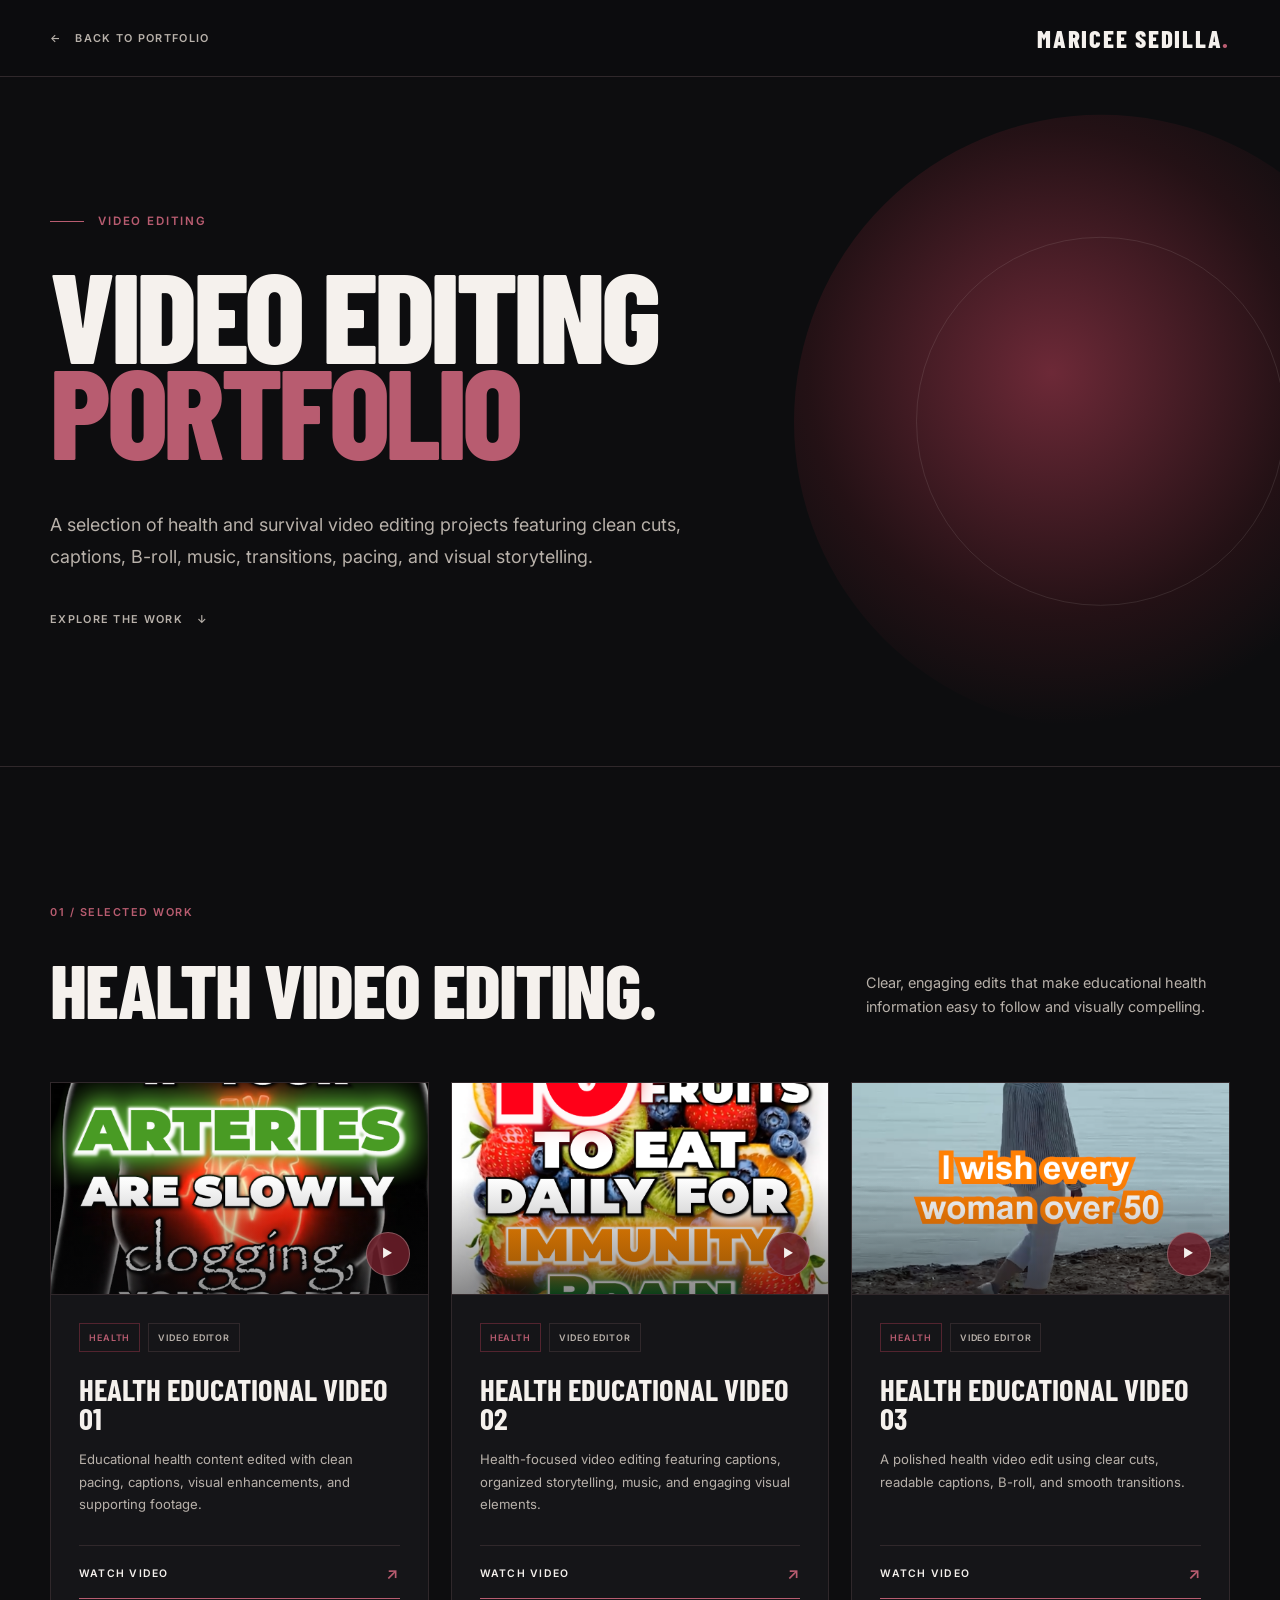
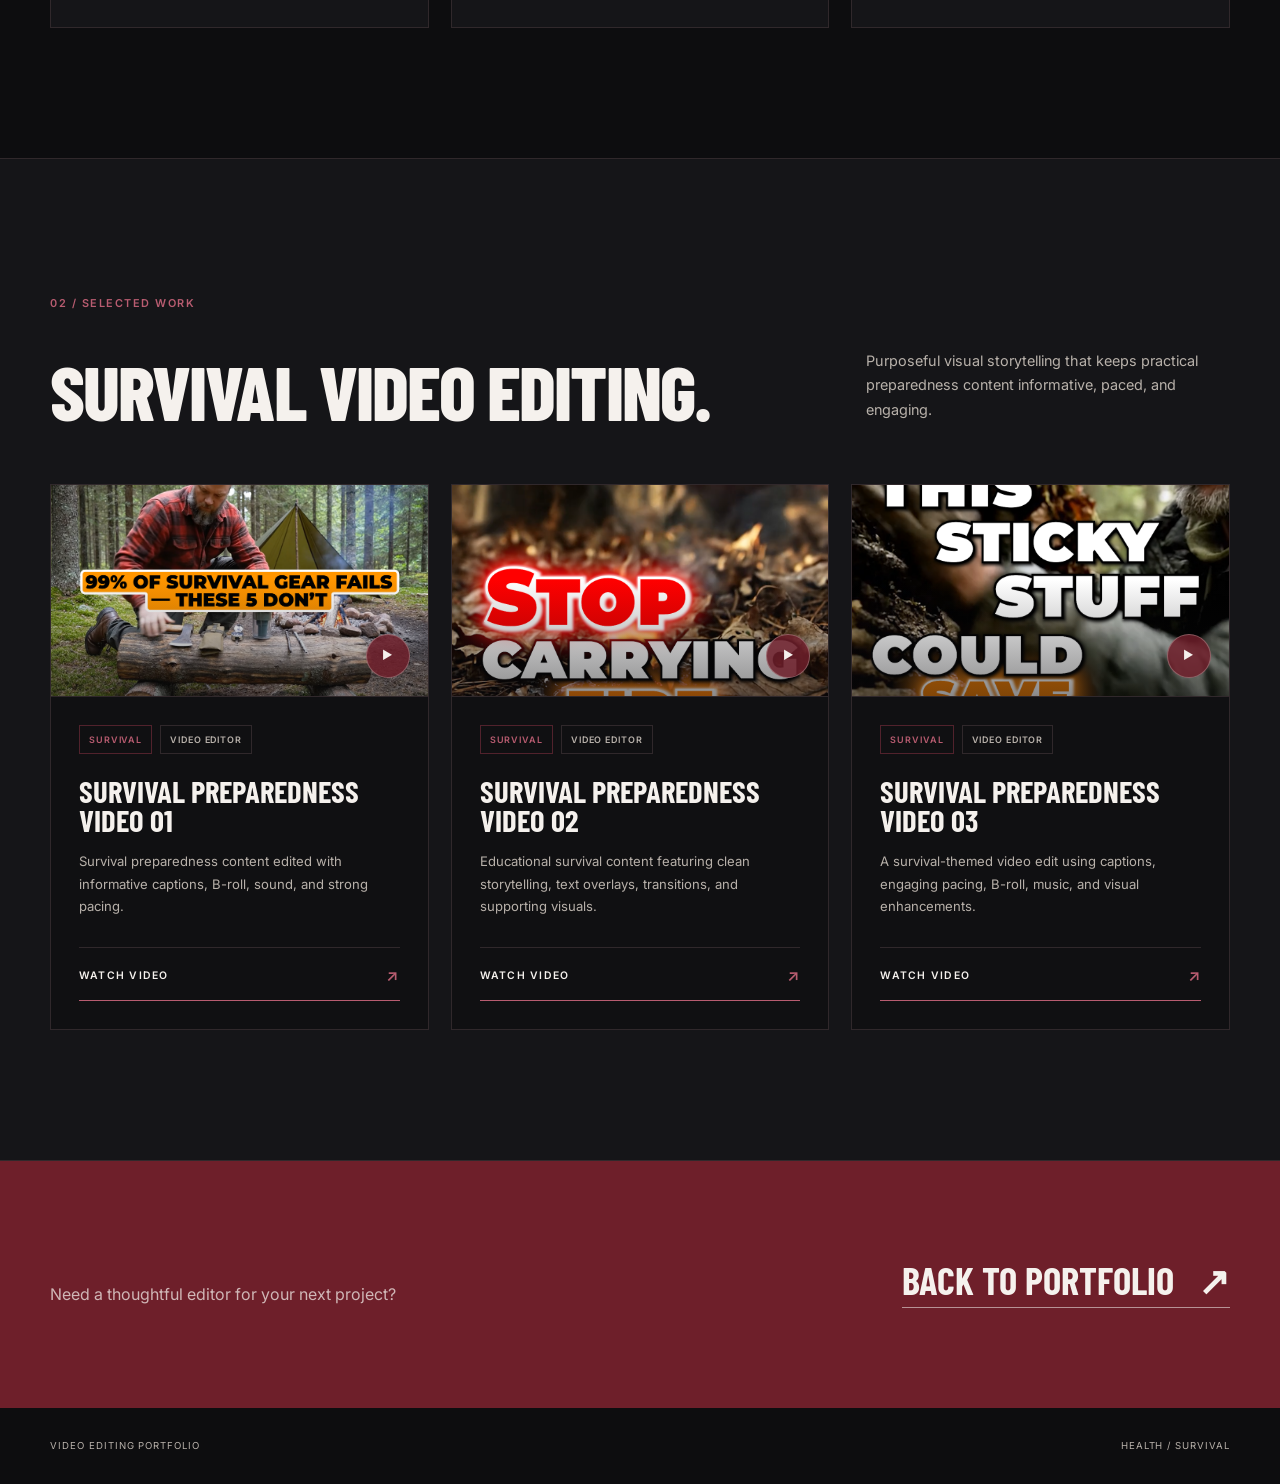
<file: projects/video-editing.html>
<!DOCTYPE html>
<html lang="en">
<head>
  <meta charset="UTF-8">
  <meta name="viewport" content="width=device-width, initial-scale=1.0">
  <meta name="description" content="A selection of health and survival video editing projects by Maricee Sedilla.">
  <meta name="theme-color" content="#0D0D0F">
  <title>Video Editing Portfolio — Maricee Sedilla</title>
  <link rel="preconnect" href="https://fonts.googleapis.com">
  <link rel="preconnect" href="https://fonts.gstatic.com" crossorigin>
  <link href="https://fonts.googleapis.com/css2?family=Barlow+Condensed:wght@600;700;800&family=Inter:wght@400;500;600&display=swap" rel="stylesheet">
  <link rel="stylesheet" href="../styles.css">
  <link rel="stylesheet" href="project.css">
  <link rel="stylesheet" href="video-editing.css">
</head>
<body class="project-page video-portfolio-page">
  <a class="skip-link" href="#project-content">Skip to project content</a>

  <header class="project-header">
    <div class="container project-nav">
      <a class="back-link" href="../index.html#services"><span aria-hidden="true">←</span> Back to Portfolio</a>
      <a class="brand" href="../index.html" aria-label="Maricee Sedilla portfolio homepage">MARICEE SEDILLA<span aria-hidden="true">.</span></a>
    </div>
  </header>

  <main id="project-content">
    <section class="project-hero video-hero">
      <div class="project-glow" aria-hidden="true"></div>
      <div class="container project-hero-inner">
        <p class="eyebrow"><span>Video Editing</span></p>
        <h1>Video Editing<br><span>Portfolio</span></h1>
        <p class="project-lead">A selection of health and survival video editing projects featuring clean cuts, captions, B-roll, music, transitions, pacing, and visual storytelling.</p>
        <a class="scroll-cue" href="#health-videos">Explore the work <span aria-hidden="true">↓</span></a>
      </div>
    </section>

    <section class="project-section video-collection" id="health-videos" aria-labelledby="health-title">
      <div class="container">
        <div class="collection-heading">
          <p class="section-index">01 / Selected Work</p>
          <h2 id="health-title">HEALTH VIDEO EDITING.</h2>
          <p>Clear, engaging edits that make educational health information easy to follow and visually compelling.</p>
        </div>

        <div class="video-grid">
          <article class="video-card">
            <div class="video-thumbnail">
              <img src="../Image/Video-Editing/Health/health-video-01.png" alt="Thumbnail for Health Educational Video 01" loading="lazy">
              <span class="play-mark" aria-hidden="true">▶</span>
            </div>
            <div class="video-card-content">
              <div class="video-meta"><span>Health</span><span>Video Editor</span></div>
              <h3>Health Educational Video 01</h3>
              <p>Educational health content edited with clean pacing, captions, visual enhancements, and supporting footage.</p>
              <a class="watch-video-button" href="https://drive.google.com/file/d/1TW3VI8SyEw04vcyCamiWV__WZ_IAgTfv/view?usp=drive_link" target="_blank" rel="noopener noreferrer">Watch Video <span aria-hidden="true">↗</span></a>
            </div>
          </article>

          <article class="video-card">
            <div class="video-thumbnail">
              <img src="../Image/Video-Editing/Health/health-video-02.png" alt="Thumbnail for Health Educational Video 02" loading="lazy">
              <span class="play-mark" aria-hidden="true">▶</span>
            </div>
            <div class="video-card-content">
              <div class="video-meta"><span>Health</span><span>Video Editor</span></div>
              <h3>Health Educational Video 02</h3>
              <p>Health-focused video editing featuring captions, organized storytelling, music, and engaging visual elements.</p>
              <a class="watch-video-button" href="https://drive.google.com/file/d/1DUIpoK9E6bjJHf9aBbqTQpEInWKRpPpL/view?usp=sharing" target="_blank" rel="noopener noreferrer">Watch Video <span aria-hidden="true">↗</span></a>
            </div>
          </article>

          <article class="video-card">
            <div class="video-thumbnail">
              <img src="../Image/Video-Editing/Health/health-video-03.png" alt="Thumbnail for Health Educational Video 03" loading="lazy">
              <span class="play-mark" aria-hidden="true">▶</span>
            </div>
            <div class="video-card-content">
              <div class="video-meta"><span>Health</span><span>Video Editor</span></div>
              <h3>Health Educational Video 03</h3>
              <p>A polished health video edit using clear cuts, readable captions, B-roll, and smooth transitions.</p>
              <a class="watch-video-button" href="https://drive.google.com/file/d/1yJWxr-eSuIld59WLezCMqS38uJhqEImn/view?usp=sharing" target="_blank" rel="noopener noreferrer">Watch Video <span aria-hidden="true">↗</span></a>
            </div>
          </article>
        </div>
      </div>
    </section>

    <section class="project-section video-collection section-alt" id="survival-videos" aria-labelledby="survival-title">
      <div class="container">
        <div class="collection-heading">
          <p class="section-index">02 / Selected Work</p>
          <h2 id="survival-title">SURVIVAL VIDEO EDITING.</h2>
          <p>Purposeful visual storytelling that keeps practical preparedness content informative, paced, and engaging.</p>
        </div>

        <div class="video-grid">
          <article class="video-card">
            <div class="video-thumbnail">
              <img src="../Image/Video-Editing/Survival/survival-video-01.png" alt="Thumbnail for Survival Preparedness Video 01" loading="lazy">
              <span class="play-mark" aria-hidden="true">▶</span>
            </div>
            <div class="video-card-content">
              <div class="video-meta"><span>Survival</span><span>Video Editor</span></div>
              <h3>Survival Preparedness Video 01</h3>
              <p>Survival preparedness content edited with informative captions, B-roll, sound, and strong pacing.</p>
              <a class="watch-video-button" href="https://drive.google.com/file/d/1TMBRELbRuNU-2ra5phGLVc4fEpJ1_6JP/view?usp=sharing" target="_blank" rel="noopener noreferrer">Watch Video <span aria-hidden="true">↗</span></a>
            </div>
          </article>

          <article class="video-card">
            <div class="video-thumbnail">
              <img src="../Image/Video-Editing/Survival/survival-video-02.png" alt="Thumbnail for Survival Preparedness Video 02" loading="lazy">
              <span class="play-mark" aria-hidden="true">▶</span>
            </div>
            <div class="video-card-content">
              <div class="video-meta"><span>Survival</span><span>Video Editor</span></div>
              <h3>Survival Preparedness Video 02</h3>
              <p>Educational survival content featuring clean storytelling, text overlays, transitions, and supporting visuals.</p>
              <a class="watch-video-button" href="https://drive.google.com/file/d/1M17WNOsNFJiAELh0-ZJYwvnD-Ui4TlIC/view?usp=sharing" target="_blank" rel="noopener noreferrer">Watch Video <span aria-hidden="true">↗</span></a>
            </div>
          </article>

          <article class="video-card">
            <div class="video-thumbnail">
              <img src="../Image/Video-Editing/Survival/survival-video-03.png" alt="Thumbnail for Survival Preparedness Video 03" loading="lazy">
              <span class="play-mark" aria-hidden="true">▶</span>
            </div>
            <div class="video-card-content">
              <div class="video-meta"><span>Survival</span><span>Video Editor</span></div>
              <h3>Survival Preparedness Video 03</h3>
              <p>A survival-themed video edit using captions, engaging pacing, B-roll, music, and visual enhancements.</p>
              <a class="watch-video-button" href="https://drive.google.com/file/d/1OCcah6dkSyXoXEjckl-M0FYOx4JNRzjA/view?usp=sharing" target="_blank" rel="noopener noreferrer">Watch Video <span aria-hidden="true">↗</span></a>
            </div>
          </article>
        </div>
      </div>
    </section>

    <section class="project-return">
      <div class="container">
        <p>Need a thoughtful editor for your next project?</p>
        <a href="../index.html#services">Back to Portfolio <span aria-hidden="true">↗</span></a>
      </div>
    </section>
  </main>

  <footer class="project-footer">
    <div class="container">
      <span>Video Editing Portfolio</span>
      <span>Health / Survival</span>
    </div>
  </footer>
</body>
</html>
</file>
<file: styles.css>
:root {
  --bg: #0d0d0f;
  --bg-soft: #151518;
  --maroon: #6e1f2a;
  --wine: #923447;
  --rose: #b85c70;
  --text: #f5f1ed;
  --text-soft: #b8b1aa;
  --border: #30282b;
  --heading: "Barlow Condensed", "Arial Narrow", sans-serif;
  --body: "Inter", Arial, sans-serif;
  --container: min(1180px, calc(100% - 48px));
  --header-height: 76px;
}

* { box-sizing: border-box; }

html {
  scroll-behavior: smooth;
  scroll-padding-top: var(--header-height);
}

body {
  margin: 0;
  background: var(--bg);
  color: var(--text);
  font-family: var(--body);
  font-size: 16px;
  line-height: 1.7;
  overflow-x: hidden;
}

body.menu-open { overflow: hidden; }

img { display: block; max-width: 100%; }
a { color: inherit; text-decoration: none; }
button { color: inherit; font: inherit; }

.container { width: var(--container); margin-inline: auto; }
.section-pad { padding: 140px 0; }
.sr-only { position: absolute; width: 1px; height: 1px; padding: 0; margin: -1px; overflow: hidden; clip: rect(0, 0, 0, 0); white-space: nowrap; border: 0; }

.skip-link {
  position: fixed;
  z-index: 999;
  top: 10px;
  left: 10px;
  padding: 10px 16px;
  background: var(--text);
  color: var(--bg);
  transform: translateY(-150%);
  transition: transform .2s ease;
}

.skip-link:focus { transform: translateY(0); }

.site-header {
  position: sticky;
  z-index: 100;
  top: 0;
  height: var(--header-height);
  border-bottom: 1px solid rgba(48, 40, 43, .75);
  background: rgba(13, 13, 15, .88);
  backdrop-filter: blur(16px);
}

.header-inner { height: 100%; display: flex; align-items: center; justify-content: space-between; gap: 28px; }
.brand { font: 800 1.55rem/1 var(--heading); letter-spacing: .07em; }
.brand span { color: var(--rose); }
.primary-nav { display: flex; align-items: center; gap: clamp(20px, 2.3vw, 38px); }
.primary-nav a { position: relative; color: var(--text-soft); font-size: .75rem; font-weight: 600; letter-spacing: .1em; text-transform: uppercase; transition: color .2s ease; }
.primary-nav a::after { position: absolute; right: 0; bottom: -8px; left: 0; height: 1px; background: var(--rose); content: ""; transform: scaleX(0); transform-origin: left; transition: transform .2s ease; }
.primary-nav a:hover, .primary-nav a.active { color: var(--text); }
.primary-nav a:hover::after, .primary-nav a.active::after { transform: scaleX(1); }
.header-cta { padding: 10px 0 7px; border-bottom: 1px solid var(--rose); font-size: .78rem; font-weight: 600; letter-spacing: .05em; text-transform: uppercase; }
.menu-toggle { display: none; width: 42px; height: 42px; padding: 11px 8px; border: 0; background: transparent; cursor: pointer; }
.menu-toggle > span:not(.sr-only) { display: block; width: 26px; height: 1px; margin: 6px 0; background: var(--text); transition: transform .2s ease; }

.eyebrow { display: flex; align-items: center; gap: 14px; margin: 0 0 34px; color: var(--rose); font-size: .72rem; font-weight: 600; letter-spacing: .16em; text-transform: uppercase; }
.eyebrow::before { width: 34px; height: 1px; background: var(--rose); content: ""; }

.hero { position: relative; min-height: calc(100vh - var(--header-height)); padding-top: 90px; padding-bottom: clamp(64px, 7vw, 90px); overflow: hidden; }
.hero-orb { position: absolute; top: 14%; right: -8vw; width: clamp(270px, 34vw, 540px); aspect-ratio: 1; border-radius: 50%; background: radial-gradient(circle at 35% 35%, var(--wine), var(--maroon) 45%, #321116 75%); opacity: .78; filter: saturate(.75); }
.hero-orb::after { position: absolute; inset: 12%; border: 1px solid rgba(245, 241, 237, .12); border-radius: inherit; content: ""; }
.hero-grid { position: relative; display: grid; grid-template-columns: minmax(0, 1.65fr) minmax(270px, .65fr); align-items: center; gap: clamp(42px, 6vw, 90px); }
.hero-copy h1 { position: relative; z-index: 2; margin: 0; font: 800 clamp(4.4rem, 9.2vw, 8.7rem)/.77 var(--heading); letter-spacing: -.035em; text-transform: uppercase; }
.hero-copy h1 span { display: block; }
.hero-copy .accent-text { color: var(--rose); }
.hero-intro { display: grid; grid-template-columns: minmax(260px, 450px) auto; align-items: end; gap: 42px; margin-top: 48px; }
.hero-intro p { margin: 0; color: var(--text-soft); font-size: 1rem; }
.button-row { display: flex; flex-wrap: wrap; gap: 12px; }
.button { display: inline-flex; min-height: 50px; align-items: center; justify-content: center; gap: 18px; padding: 12px 20px; border: 1px solid var(--border); font-size: .72rem; font-weight: 600; letter-spacing: .08em; text-transform: uppercase; transition: color .2s ease, background .2s ease, border-color .2s ease, transform .2s ease; }
.button:hover { transform: translateY(-2px); }
.button-primary { border-color: var(--wine); background: var(--wine); color: var(--text); }
.button-primary:hover { border-color: var(--rose); background: var(--rose); }
.button-secondary { background: transparent; }
.button-secondary:hover { border-color: var(--rose); color: var(--rose); }
.hero-portrait-wrap { position: relative; align-self: end; padding-top: 48px; }
.portrait-frame { position: relative; aspect-ratio: 3 / 4; min-height: 510px; border: 1px solid rgba(146, 52, 71, .58); border-radius: clamp(58px, 7vw, 96px) 18px clamp(46px, 6vw, 78px) 28px; background: var(--bg-soft); box-shadow: 0 30px 70px rgba(0, 0, 0, .38), 0 0 42px rgba(110, 31, 42, .14); overflow: hidden; }
.portrait-frame::after { position: absolute; z-index: 1; inset: 0; background: linear-gradient(to bottom, rgba(110, 31, 42, .055) 0%, rgba(110, 31, 42, .035) 56%, rgba(13, 13, 15, .22) 74%, rgba(13, 13, 15, .9) 100%); content: ""; pointer-events: none; }
.portrait-image { position: absolute; inset: 0; width: 100%; height: 100%; object-fit: cover; object-position: 57% 38%; filter: brightness(1.02) contrast(1.015) saturate(.98); }
.portrait-image.is-missing { display: none; }
.portrait-label { position: absolute; z-index: 2; right: 0; bottom: 0; left: 0; padding: 13px 16px; border-top: 1px solid var(--border); background: rgba(13, 13, 15, .72); font-size: .6rem; letter-spacing: .1em; text-align: center; text-transform: uppercase; }
.section-heading h2 { margin: 0; font: 800 clamp(3.4rem, 6.4vw, 6.5rem)/.86 var(--heading); letter-spacing: -.025em; text-transform: uppercase; }
.outline-text { color: transparent; -webkit-text-stroke: 1px var(--text-soft); }
.split-layout { display: grid; grid-template-columns: 1.1fr .9fr; gap: clamp(60px, 10vw, 150px); }
.about { border-top: 1px solid var(--border); background: var(--bg-soft); }
.about-copy { align-self: end; padding-bottom: 8px; }
.about-copy p { margin: 0 0 24px; color: var(--text-soft); }
.about-copy .lead { color: var(--text); font-size: clamp(1.25rem, 2.1vw, 1.65rem); line-height: 1.5; }
.text-link { display: inline-flex; gap: 20px; margin-top: 24px; padding-bottom: 8px; border-bottom: 1px solid var(--rose); font-size: .72rem; font-weight: 600; letter-spacing: .1em; text-transform: uppercase; }

.section-heading-row { display: flex; align-items: flex-end; justify-content: space-between; gap: 50px; margin-bottom: 70px; }
.section-heading-row > p { width: min(100%, 340px); margin: 0; color: var(--text-soft); }
.services { padding: 64px 0; background: var(--bg); }
.services .section-heading-row { margin-bottom: 34px; }
.services .section-heading h2 { font-size: clamp(2.7rem, 4.7vw, 4.5rem); }
.services .eyebrow { margin-bottom: 22px; }
.services .section-heading-row > p { max-width: 310px; font-size: .86rem; }
.service-list { display: grid; grid-template-columns: repeat(2, minmax(0, 1fr)); border-top: 1px solid var(--border); border-left: 1px solid var(--border); }
.service-item { display: grid; min-height: 160px; grid-template-columns: 34px minmax(0, 1fr); align-items: start; gap: 18px; margin: 0; padding: 26px; border-right: 1px solid var(--border); border-bottom: 1px solid var(--border); }
.service-number { color: var(--rose); font-size: .65rem; letter-spacing: .12em; }
.service-item h3 { margin: -5px 0 10px; font: 700 clamp(1.65rem, 2.2vw, 2.15rem)/1 var(--heading); text-transform: uppercase; }
.service-item p { max-width: 470px; margin: 0; color: var(--text-soft); font-size: .78rem; line-height: 1.6; }

.projects { padding: 160px 0; border-top: 1px solid var(--border); background: var(--bg-soft); }
.projects .section-heading-row { margin-bottom: 82px; }
.featured-project { position: relative; display: grid; grid-template-columns: 1.15fr .85fr; min-height: 650px; border: 1px solid var(--border); background: var(--bg); transition: border-color .25s ease, box-shadow .25s ease, transform .25s ease; }
.featured-project:hover { border-color: rgba(146, 52, 71, .72); box-shadow: 0 24px 70px rgba(0, 0, 0, .22); transform: translateY(-2px); }
.project-card-link { position: absolute; z-index: 1; inset: 0; }
.featured-project .button-row { position: relative; z-index: 2; }
.project-visual { position: relative; min-height: 560px; overflow: hidden; }
.project-visual img { width: 100%; height: 100%; object-fit: cover; }
.project-visual img.is-missing { display: none; }
.glow-haven-slider { background: #09090b; box-shadow: inset 0 0 0 1px rgba(146, 52, 71, .52); }
.glow-haven-slider .project-slide img { object-fit: contain; transform: scale(1); }
.glow-haven-slider .project-slide.is-active img { transform: scale(1.012); }
.project-placeholder { position: absolute; inset: 0; display: flex; flex-direction: column; align-items: center; justify-content: center; background: radial-gradient(circle at 20% 30%, rgba(184, 92, 112, .22), transparent 34%), linear-gradient(135deg, #461921, #140f11 70%); text-align: center; }
.project-placeholder::before, .project-placeholder::after { position: absolute; width: 55%; aspect-ratio: 1; border: 1px solid rgba(245, 241, 237, .11); border-radius: 50%; content: ""; }
.project-placeholder::after { width: 38%; }
.project-placeholder span, .project-placeholder small { position: relative; z-index: 1; font-size: .62rem; letter-spacing: .22em; }
.project-placeholder strong { position: relative; z-index: 1; margin: 20px 0; font: 800 clamp(4rem, 8vw, 7rem)/.72 var(--heading); letter-spacing: -.02em; }
.project-content { display: flex; flex-direction: column; justify-content: center; padding: clamp(34px, 5vw, 72px); border-left: 1px solid var(--border); }
.featured-project-badge { align-self: flex-start; margin-bottom: 14px; padding: 7px 10px; border: 1px solid rgba(184, 92, 112, .48); border-radius: 999px; background: rgba(146, 52, 71, .12); color: var(--rose); font-size: .58rem; font-weight: 600; letter-spacing: .14em; text-transform: uppercase; }
.project-type { margin: 0 0 22px; color: var(--rose); font-size: .66rem; font-weight: 600; letter-spacing: .11em; text-transform: uppercase; }
.project-content h3 { margin: 0 0 26px; font: 800 clamp(3.2rem, 5vw, 5rem)/.82 var(--heading); text-transform: uppercase; }
.project-content > p:not(.project-type) { margin: 0 0 28px; color: var(--text-soft); font-size: .9rem; }
.feature-list { display: grid; grid-template-columns: 1fr 1fr; gap: 9px 20px; margin: 0 0 34px; padding: 0; list-style: none; }
.feature-list li { position: relative; padding-left: 14px; color: var(--text-soft); font-size: .72rem; }
.feature-list li::before { position: absolute; top: .75em; left: 0; width: 4px; height: 4px; border-radius: 50%; background: var(--rose); content: ""; }
.project-grid { display: grid; grid-template-columns: repeat(3, 1fr); gap: 28px; margin-top: 28px; }
.project-card { position: relative; border: 1px solid var(--border); background: var(--bg); transition: border-color .25s ease, box-shadow .25s ease, transform .25s ease; }
.project-card:hover { border-color: var(--wine); box-shadow: 0 18px 48px rgba(0, 0, 0, .2); transform: translateY(-4px); }
.card-art { position: relative; display: grid; min-height: 280px; place-items: center; overflow: hidden; color: rgba(245, 241, 237, .65); font: 700 clamp(2.5rem, 5vw, 4.5rem)/1 var(--heading); letter-spacing: -.02em; }
.card-art::after { position: absolute; z-index: 1; inset: 0; background: linear-gradient(to top, rgba(13, 13, 15, .68), rgba(13, 13, 15, .08) 60%, rgba(13, 13, 15, .18)); content: ""; pointer-events: none; }
.project-slide { position: absolute; inset: 0; opacity: 0; transition: opacity 1.15s ease; }
.project-slide.is-active { opacity: 1; }
.project-slide img { width: 100%; height: 100%; object-fit: cover; transform: scale(1.01); transition: transform 4.5s ease; }
.project-slide.is-active img { transform: scale(1.045); }
.slider-dots { position: absolute; z-index: 2; bottom: 15px; left: 50%; display: flex; gap: 6px; transform: translateX(-50%); pointer-events: none; }
.slider-dots i { width: 5px; height: 5px; border-radius: 50%; background: rgba(245, 241, 237, .35); transition: width .35s ease, background .35s ease; }
.slider-dots i.is-active { width: 15px; border-radius: 4px; background: var(--rose); }
.card-art-video { background: repeating-linear-gradient(90deg, transparent 0 48px, rgba(245, 241, 237, .05) 49px 50px), linear-gradient(135deg, #251419, #121214); }
.card-art-design { background: radial-gradient(circle, transparent 30%, rgba(184, 92, 112, .22) 31% 46%, transparent 47%), #171316; }
.card-art-social { background: linear-gradient(45deg, rgba(146, 52, 71, .25) 25%, transparent 25% 75%, rgba(146, 52, 71, .25) 75%), #121214; background-size: 80px 80px; }
.card-info { min-height: 184px; padding: 28px; border-top: 1px solid var(--border); }
.card-info span { color: var(--rose); font-size: .6rem; letter-spacing: .12em; text-transform: uppercase; }
.card-info h3 { margin: 8px 0 4px; font: 700 1.8rem/1 var(--heading); text-transform: uppercase; }
.card-info p { margin: 0; color: var(--text-soft); font-size: .8rem; }
.project-card-button { position: relative; z-index: 2; display: flex; align-items: center; justify-content: space-between; gap: 16px; margin-top: 20px; padding: 12px 0 8px; border-top: 1px solid var(--border); border-bottom: 1px solid var(--rose); font-size: .62rem; font-weight: 600; letter-spacing: .1em; text-transform: uppercase; }
.project-card-button b { color: var(--rose); font-size: 1rem; font-weight: 400; transition: transform .2s ease; }
.project-card-button:hover b { transform: translate(3px, -3px); }

.skills { overflow: hidden; border-top: 1px solid var(--border); background: var(--bg); }
.skills .section-heading-row { margin-bottom: 48px; }
.skills-heading > p { max-width: 580px; }
.core-skills { margin-bottom: 44px; padding: 26px 0 28px; border-top: 1px solid var(--border); border-bottom: 1px solid var(--border); }
.core-skills-label { margin: 0 0 18px; color: var(--rose); font-size: .62rem; font-weight: 600; letter-spacing: .14em; text-transform: uppercase; }
.core-skills-list { display: flex; flex-wrap: wrap; gap: 10px; margin: 0; padding: 0; list-style: none; }
.core-skills-list li { padding: 11px 15px; border: 1px solid var(--border); border-radius: 999px; background: var(--bg-soft); color: var(--text-soft); font-size: .72rem; font-weight: 500; }
.tools-marquee { min-width: 0; overflow: hidden; padding: 10px 0; border-top: 1px solid var(--border); border-bottom: 1px solid var(--border); -webkit-mask-image: linear-gradient(to right, transparent, #000 5%, #000 95%, transparent); mask-image: linear-gradient(to right, transparent, #000 5%, #000 95%, transparent); }
.tool-marquee-row { overflow: hidden; }
.tool-marquee-row + .tool-marquee-row { margin-top: 12px; }
.tool-marquee-track { display: flex; width: max-content; will-change: transform; }
.tools-marquee.is-ready .tool-marquee-track { animation: tool-marquee-left 48s linear infinite; }
.tools-marquee.is-ready .tool-marquee-row-reverse .tool-marquee-track { animation-name: tool-marquee-right; animation-duration: 54s; }
.tools-marquee:hover .tool-marquee-track { animation-play-state: paused; }
.tool-marquee-group { display: flex; flex: none; gap: 12px; margin: 0; padding: 0 12px 0 0; list-style: none; }
.tool-marquee-group li { display: inline-flex; min-height: 58px; align-items: center; gap: 11px; padding: 0 18px; border: 1px solid var(--border); border-radius: 999px; background: var(--bg-soft); color: var(--text); font-size: .78rem; font-weight: 600; white-space: nowrap; transition: border-color .25s ease, background .25s ease, box-shadow .25s ease, color .25s ease, transform .25s ease; }
.tool-marquee-group li:hover { border-color: rgba(184, 92, 112, .72); background: rgba(146, 52, 71, .12); box-shadow: 0 0 28px rgba(146, 52, 71, .2); color: var(--rose); transform: translateY(-1px); }
.tool-marquee-group img { width: 23px; height: 23px; flex: none; object-fit: contain; }
.tool-marquee-group img.tool-icon-on-light { padding: 3px; border-radius: 6px; background: #fff; }
@keyframes tool-marquee-left { to { transform: translate3d(-50%, 0, 0); } }
@keyframes tool-marquee-right { from { transform: translate3d(-50%, 0, 0); } to { transform: translate3d(0, 0, 0); } }

.contact { position: relative; border-top: 1px solid var(--border); background: var(--bg-soft); overflow: hidden; }
.contact-orb { position: absolute; right: -130px; bottom: -220px; width: 560px; aspect-ratio: 1; border-radius: 50%; background: radial-gradient(circle at 35% 35%, rgba(146, 52, 71, .7), rgba(110, 31, 42, .25) 55%, transparent 70%); }
.contact-inner { position: relative; }
.contact h2 { max-width: 970px; margin: 0 0 38px; font: 800 clamp(4rem, 9.2vw, 9rem)/.78 var(--heading); letter-spacing: -.03em; text-transform: uppercase; }
.contact h2 span { color: var(--rose); }
.contact-inner > p:not(.eyebrow) { max-width: 550px; margin: 0 0 58px; color: var(--text-soft); font-size: 1.1rem; }
.contact-links { display: grid; grid-template-columns: repeat(4, 1fr); border-top: 1px solid var(--border); border-left: 1px solid var(--border); }
.contact-links a { display: grid; min-height: 150px; grid-template-columns: 1fr auto; align-content: space-between; gap: 4px; padding: 24px; border-right: 1px solid var(--border); border-bottom: 1px solid var(--border); cursor: pointer; transition: background .2s ease, border-color .2s ease; }
.contact-links a:hover { border-color: rgba(184, 92, 112, .55); background: rgba(146, 52, 71, .14); }
.contact-links span { grid-column: 1 / -1; color: var(--text-soft); font-size: .62rem; letter-spacing: .12em; text-transform: uppercase; }
.contact-links strong { align-self: end; font: 600 1.1rem/1.2 var(--heading); text-transform: uppercase; }
.contact-links .contact-email-address { text-transform: none; }
.contact-links b { align-self: end; color: var(--rose); font-weight: 400; transition: transform .2s ease; }
.contact-links a:hover b { transform: translate(3px, -3px); }

.site-footer { padding: 50px 0; border-top: 1px solid var(--border); background: var(--bg); }
.footer-inner { display: grid; grid-template-columns: auto 1fr auto; align-items: center; gap: 40px; }
.footer-inner p { margin: 0; color: var(--text-soft); font-size: .65rem; letter-spacing: .08em; text-align: center; text-transform: uppercase; }
.back-to-top { font-size: .68rem; font-weight: 600; letter-spacing: .08em; text-transform: uppercase; }
.footer-inner small { grid-column: 1 / -1; padding-top: 28px; border-top: 1px solid var(--border); color: var(--text-soft); font-size: .62rem; text-align: center; }

:focus-visible { outline: 2px solid var(--rose); outline-offset: 4px; }
@media (prefers-reduced-motion: reduce) { html { scroll-behavior: auto; } *, *::before, *::after { scroll-behavior: auto !important; transition-duration: .01ms !important; } }

@media (max-width: 1024px) {
  .section-pad { padding: 110px 0; }
  .projects { padding: 130px 0; }
  .services { padding: 64px 0; }
  .header-cta { display: none; }
  .hero-grid { grid-template-columns: minmax(0, 1.45fr) minmax(240px, .55fr); gap: 32px; }
  .hero-copy h1 { font-size: clamp(4rem, 9.6vw, 7rem); }
  .hero-intro { grid-template-columns: 1fr; gap: 28px; }
  .portrait-frame { min-height: 430px; }
  .split-layout { grid-template-columns: 1fr; gap: 60px; }
  .about-copy { max-width: 700px; }
  .featured-project { grid-template-columns: 1fr; }
  .project-visual { min-height: 560px; }
  .project-content { border-top: 1px solid var(--border); border-left: 0; }
  .project-grid { grid-template-columns: 1fr 1fr; }
  .project-card:last-child { grid-column: 1 / -1; }
  .contact-links { grid-template-columns: 1fr 1fr; }
}

@media (max-width: 760px) {
  :root { --container: min(100% - 32px, 620px); --header-height: 68px; }
  .section-pad { padding: 86px 0; }
  .menu-toggle { display: block; z-index: 2; margin-left: auto; }
  .menu-toggle[aria-expanded="true"] > span:nth-of-type(2) { transform: translateY(3.5px) rotate(45deg); }
  .menu-toggle[aria-expanded="true"] > span:nth-of-type(3) { transform: translateY(-3.5px) rotate(-45deg); }
  .primary-nav { position: fixed; inset: var(--header-height) 0 auto; display: grid; padding: 18px 24px 28px; border-bottom: 1px solid var(--border); background: rgba(13, 13, 15, .98); opacity: 0; pointer-events: none; transform: translateY(-12px); transition: opacity .2s ease, transform .2s ease; }
  .primary-nav.is-open { opacity: 1; pointer-events: auto; transform: translateY(0); }
  .primary-nav a { padding: 12px 0; font: 700 1.7rem/1 var(--heading); }
  .hero { padding-top: 66px; }
  .hero-grid { grid-template-columns: 1fr; }
  .hero-copy h1 { font-size: clamp(3.85rem, 18vw, 6rem); }
  .hero-intro { margin-top: 34px; }
  .hero-portrait-wrap { width: min(88%, 380px); justify-self: end; padding-top: 20px; }
  .portrait-frame { min-height: 0; }
  .hero-orb { top: 44%; right: -35vw; width: 80vw; }
  .section-heading-row { display: block; margin-bottom: 48px; }
  .section-heading-row > p { margin-top: 24px; }
  .section-heading h2 { font-size: clamp(3.2rem, 15vw, 5rem); }
  .projects { padding: 100px 0; }
  .projects .section-heading-row { margin-bottom: 58px; }
  .services { padding: 56px 0; }
  .services .section-heading-row { margin-bottom: 30px; }
  .service-list { grid-template-columns: 1fr; }
  .service-item { min-height: 0; grid-template-columns: 30px minmax(0, 1fr); gap: 14px; padding: 24px 18px; }
  .project-visual { min-height: 420px; }
  .project-content { padding: 34px 24px; }
  .feature-list { grid-template-columns: 1fr; }
  .project-grid { grid-template-columns: 1fr; }
  .project-card:last-child { grid-column: auto; }
  .card-art { min-height: 230px; }
  .tools-marquee { width: 100%; }
  .skills .section-heading-row { margin-bottom: 38px; }
  .core-skills { margin-bottom: 36px; }
  .core-skills-list { gap: 8px; }
  .core-skills-list li { padding: 10px 13px; font-size: .68rem; }
  .tool-marquee-group li { min-height: 52px; padding: 0 15px; font-size: .72rem; }
  .tool-marquee-group img { width: 21px; height: 21px; }
  .contact h2 { font-size: clamp(3.6rem, 16vw, 6rem); }
  .contact-links { grid-template-columns: 1fr; }
  .contact-links a { min-height: 120px; }
  .footer-inner { grid-template-columns: 1fr auto; }
  .footer-inner p { display: none; }
}

@media (max-width: 420px) {
  .button-row { display: grid; }
  .button { width: 100%; }
  .hero-portrait-wrap { width: 100%; }
}

@media (prefers-reduced-motion: reduce) {
  .project-slide { transition: none; }
  .project-slide img,
  .project-slide.is-active img { transform: none; transition: none; }
  .slider-dots { display: none; }
  .tools-marquee.is-ready .tool-marquee-track { animation: none; transform: none; }
  .tools-marquee { overflow: visible; -webkit-mask-image: none; mask-image: none; }
  .tool-marquee-row { overflow: visible; }
  .tool-marquee-track { width: 100%; }
  .tool-marquee-group { width: 100%; flex-wrap: wrap; justify-content: center; padding-right: 0; }
  .tool-marquee-group[aria-hidden="true"] { display: none; }
}
</file>
<file: projects/project.css>
.project-page {
  background: var(--bg);
}

.project-header {
  position: relative;
  z-index: 20;
  border-bottom: 1px solid var(--border);
  background: rgba(13, 13, 15, .92);
}

.project-nav {
  display: flex;
  min-height: 76px;
  align-items: center;
  justify-content: space-between;
  gap: 28px;
}

.back-link,
.scroll-cue {
  display: inline-flex;
  align-items: center;
  gap: 14px;
  color: var(--text-soft);
  font-size: .68rem;
  font-weight: 600;
  letter-spacing: .12em;
  text-transform: uppercase;
  transition: color .2s ease;
}

.back-link:hover,
.scroll-cue:hover {
  color: var(--rose);
}

.project-hero {
  position: relative;
  min-height: 690px;
  display: flex;
  align-items: center;
  border-bottom: 1px solid var(--border);
  overflow: hidden;
}

.project-glow {
  position: absolute;
  top: 50%;
  right: -10vw;
  width: clamp(330px, 48vw, 720px);
  aspect-ratio: 1;
  border-radius: 50%;
  background: radial-gradient(circle at 42% 42%, rgba(146, 52, 71, .72), rgba(110, 31, 42, .24) 48%, transparent 70%);
  transform: translateY(-50%);
}

.project-glow::after {
  position: absolute;
  inset: 20%;
  border: 1px solid rgba(245, 241, 237, .1);
  border-radius: 50%;
  content: "";
}

.project-hero-inner {
  position: relative;
  z-index: 1;
  padding-block: 100px;
}

.project-hero h1 {
  max-width: 980px;
  margin: 0;
  font: 800 clamp(5rem, 10vw, 10rem)/.75 var(--heading);
  letter-spacing: -.035em;
  text-transform: uppercase;
}

.project-hero h1 span {
  color: var(--rose);
}

.project-lead {
  max-width: 710px;
  margin: 52px 0 32px;
  color: var(--text-soft);
  font-size: clamp(1rem, 1.4vw, 1.15rem);
  line-height: 1.75;
}

.project-section {
  padding: 130px 0;
  border-bottom: 1px solid var(--border);
}

.section-alt {
  background: var(--bg-soft);
}

.overview-grid {
  display: grid;
  grid-template-columns: 1.1fr .9fr;
  gap: clamp(60px, 10vw, 150px);
}

.project-section-heading h2 {
  margin: 0;
  font: 800 clamp(3.2rem, 6vw, 6rem)/.84 var(--heading);
  letter-spacing: -.025em;
  text-transform: uppercase;
}

.section-index {
  margin: 0 0 30px;
  color: var(--rose);
  font-size: .68rem;
  font-weight: 600;
  letter-spacing: .14em;
  text-transform: uppercase;
}

.overview-copy {
  align-self: end;
}

.overview-copy > p {
  margin: 0 0 34px;
  color: var(--text-soft);
  font-size: clamp(1.1rem, 1.8vw, 1.35rem);
}

.overview-list {
  margin: 0;
  padding: 0;
  border-top: 1px solid var(--border);
  list-style: none;
}

.overview-list li {
  position: relative;
  padding: 16px 8px 16px 22px;
  border-bottom: 1px solid var(--border);
  color: var(--text-soft);
  font-size: .8rem;
}

.overview-list li::before {
  position: absolute;
  top: 27px;
  left: 4px;
  width: 5px;
  height: 5px;
  border-radius: 50%;
  background: var(--rose);
  content: "";
}

.heading-row {
  display: flex;
  align-items: flex-end;
  justify-content: space-between;
  gap: 60px;
  margin-bottom: 62px;
}

.heading-row > p {
  width: min(100%, 350px);
  margin: 0;
  color: var(--text-soft);
  font-size: .88rem;
}

.project-gallery {
  display: grid;
  grid-template-columns: repeat(2, minmax(0, 1fr));
  gap: 24px;
}

.project-gallery-single {
  grid-template-columns: minmax(0, 1fr);
}

.gallery-card {
  margin: 0;
  border: 1px solid var(--border);
  background: var(--bg);
  transition: border-color .25s ease, box-shadow .25s ease, transform .25s ease;
}

.section-alt .gallery-card {
  background: #111113;
}

.gallery-card:hover {
  border-color: rgba(146, 52, 71, .78);
  box-shadow: 0 20px 60px rgba(0, 0, 0, .25), 0 0 26px rgba(110, 31, 42, .08);
  transform: translateY(-3px);
}

.gallery-trigger {
  position: relative;
  display: block;
  width: 100%;
  padding: 0;
  border: 0;
  background: #0a0a0c;
  cursor: zoom-in;
  overflow: hidden;
}

.gallery-trigger img {
  width: 100%;
  height: auto;
  object-fit: contain;
  transition: opacity .25s ease, transform .35s ease;
}

.gallery-trigger:hover img {
  opacity: .86;
  transform: scale(1.008);
}

.view-hint {
  position: absolute;
  right: 16px;
  bottom: 16px;
  padding: 8px 12px;
  border: 1px solid rgba(245, 241, 237, .18);
  background: rgba(13, 13, 15, .86);
  color: var(--text);
  font-size: .58rem;
  font-weight: 600;
  letter-spacing: .1em;
  opacity: 0;
  text-transform: uppercase;
  transform: translateY(6px);
  transition: opacity .2s ease, transform .2s ease;
}

.gallery-trigger:hover .view-hint,
.gallery-trigger:focus-visible .view-hint {
  opacity: 1;
  transform: translateY(0);
}

.gallery-card figcaption {
  display: flex;
  align-items: center;
  gap: 16px;
  min-height: 68px;
  padding: 16px 20px;
  border-top: 1px solid var(--border);
  font: 600 1rem/1.2 var(--heading);
  letter-spacing: .02em;
  text-transform: uppercase;
}

.gallery-card figcaption span {
  color: var(--rose);
  font: 600 .6rem/1 var(--body);
  letter-spacing: .1em;
}

.project-return {
  padding: 100px 0;
  background: var(--maroon);
}

.project-return .container {
  display: flex;
  align-items: flex-end;
  justify-content: space-between;
  gap: 40px;
}

.project-return p {
  margin: 0;
  color: rgba(245, 241, 237, .72);
}

.project-return a {
  display: inline-flex;
  gap: 24px;
  padding-bottom: 8px;
  border-bottom: 1px solid rgba(245, 241, 237, .55);
  font: 700 clamp(1.8rem, 3vw, 2.8rem)/1 var(--heading);
  text-transform: uppercase;
}

.project-footer {
  padding: 30px 0;
  background: var(--bg);
}

.project-footer .container {
  display: flex;
  justify-content: space-between;
  gap: 24px;
  color: var(--text-soft);
  font-size: .6rem;
  letter-spacing: .1em;
  text-transform: uppercase;
}

.lightbox {
  width: min(94vw, 1500px);
  max-width: none;
  height: min(92vh, 1050px);
  max-height: none;
  padding: 0;
  border: 1px solid rgba(146, 52, 71, .65);
  background: #09090b;
  color: var(--text);
  overflow: hidden;
}

.lightbox::backdrop {
  background: rgba(5, 5, 7, .92);
  backdrop-filter: blur(8px);
}

.lightbox-inner {
  position: relative;
  display: grid;
  width: 100%;
  height: 100%;
  grid-template-rows: 1fr auto;
  place-items: center;
  padding: 58px 28px 18px;
}

.lightbox-image {
  width: auto;
  max-width: 100%;
  height: auto;
  max-height: calc(92vh - 115px);
  object-fit: contain;
}

.lightbox-close {
  position: absolute;
  z-index: 2;
  top: 14px;
  right: 18px;
  display: inline-flex;
  align-items: center;
  gap: 10px;
  padding: 7px 0;
  border: 0;
  border-bottom: 1px solid var(--rose);
  background: transparent;
  font-size: .62rem;
  font-weight: 600;
  letter-spacing: .1em;
  text-transform: uppercase;
  cursor: pointer;
}

.lightbox-close span {
  color: var(--rose);
  font-size: 1.1rem;
}

.lightbox-caption {
  margin: 12px 0 0;
  color: var(--text-soft);
  font-size: .68rem;
  letter-spacing: .08em;
  text-align: center;
  text-transform: uppercase;
}

body.lightbox-open {
  overflow: hidden;
}

@media (max-width: 900px) {
  .project-section { padding: 100px 0; }
  .overview-grid { grid-template-columns: 1fr; gap: 50px; }
  .heading-row { display: block; }
  .heading-row > p { margin-top: 26px; }
}

@media (max-width: 700px) {
  .project-nav { min-height: 68px; }
  .project-nav .brand { font-size: 1.2rem; }
  .project-hero { min-height: 610px; }
  .project-hero-inner { padding-block: 80px; }
  .project-hero h1 { font-size: clamp(4.2rem, 20vw, 6.4rem); }
  .project-glow { right: -45vw; width: 100vw; opacity: .75; }
  .project-section { padding: 82px 0; }
  .project-gallery { grid-template-columns: minmax(0, 1fr); gap: 18px; }
  .gallery-card:hover { transform: none; }
  .view-hint { opacity: 1; transform: translateY(0); }
  .project-return .container { display: block; }
  .project-return p { margin-bottom: 28px; }
  .project-footer .container { display: grid; }
  .lightbox { width: 96vw; height: 90vh; }
  .lightbox-inner { padding: 54px 14px 16px; }
  .lightbox-image { max-height: calc(90vh - 105px); }
}

@media (max-width: 420px) {
  .project-nav .brand { display: none; }
  .project-section-heading h2 { font-size: 3rem; }
}

@media (prefers-reduced-motion: reduce) {
  .gallery-card,
  .gallery-trigger img,
  .view-hint { transition: none; }
}
</file>
<file: projects/video-editing.css>
.video-hero h1 {
  max-width: 1100px;
}

.video-collection {
  overflow: hidden;
}

.collection-heading {
  display: grid;
  grid-template-columns: minmax(0, 1.35fr) minmax(260px, .65fr);
  align-items: end;
  gap: 60px;
  margin-bottom: 62px;
}

.collection-heading .section-index {
  grid-column: 1 / -1;
  margin-bottom: -24px;
}

.collection-heading h2 {
  margin: 0;
  font: 800 clamp(3.4rem, 6vw, 6.2rem)/.82 var(--heading);
  letter-spacing: -.025em;
  text-transform: uppercase;
}

.collection-heading > p:last-child {
  margin: 0;
  color: var(--text-soft);
  font-size: .9rem;
}

.video-grid {
  display: grid;
  grid-template-columns: repeat(3, minmax(0, 1fr));
  gap: 22px;
}

.video-card {
  display: flex;
  min-width: 0;
  flex-direction: column;
  border: 1px solid var(--border);
  background: var(--bg-soft);
  transition: border-color .25s ease, box-shadow .25s ease, transform .25s ease;
}

.section-alt .video-card {
  background: #101012;
}

.video-card:hover {
  border-color: rgba(146, 52, 71, .78);
  box-shadow: 0 22px 54px rgba(0, 0, 0, .3), 0 0 26px rgba(110, 31, 42, .1);
  transform: translateY(-4px);
}

.video-thumbnail {
  position: relative;
  aspect-ratio: 16 / 9;
  border-bottom: 1px solid var(--border);
  background: #09090b;
  overflow: hidden;
}

.video-thumbnail::after {
  position: absolute;
  inset: 0;
  background: linear-gradient(to top, rgba(13, 13, 15, .48), transparent 55%);
  content: "";
  pointer-events: none;
}

.video-thumbnail img {
  width: 100%;
  height: 100%;
  object-fit: cover;
  transition: transform .45s ease, opacity .3s ease;
}

.video-card:hover .video-thumbnail img {
  opacity: .92;
  transform: scale(1.045);
}

.play-mark {
  position: absolute;
  z-index: 1;
  right: 18px;
  bottom: 18px;
  display: grid;
  width: 44px;
  height: 44px;
  place-items: center;
  border: 1px solid rgba(245, 241, 237, .28);
  border-radius: 50%;
  background: rgba(110, 31, 42, .86);
  color: var(--text);
  font-size: .72rem;
  transition: background .25s ease, transform .25s ease;
}

.video-card:hover .play-mark {
  background: var(--wine);
  transform: scale(1.06);
}

.video-card-content {
  display: flex;
  flex: 1;
  flex-direction: column;
  padding: 28px;
}

.video-meta {
  display: flex;
  flex-wrap: wrap;
  gap: 8px;
  margin-bottom: 22px;
}

.video-meta span {
  padding: 6px 9px;
  border: 1px solid var(--border);
  color: var(--text-soft);
  font-size: .56rem;
  font-weight: 600;
  letter-spacing: .1em;
  text-transform: uppercase;
}

.video-meta span:first-child {
  border-color: rgba(146, 52, 71, .5);
  color: var(--rose);
}

.video-card h3 {
  margin: 0 0 16px;
  font: 700 clamp(1.8rem, 2.4vw, 2.3rem)/.95 var(--heading);
  text-transform: uppercase;
}

.video-card-content > p {
  margin: 0 0 30px;
  color: var(--text-soft);
  font-size: .82rem;
  line-height: 1.7;
}

.watch-video-button {
  display: inline-flex;
  align-items: center;
  justify-content: space-between;
  gap: 20px;
  margin-top: auto;
  padding: 14px 0 10px;
  border-top: 1px solid var(--border);
  border-bottom: 1px solid var(--rose);
  font-size: .65rem;
  font-weight: 600;
  letter-spacing: .12em;
  text-transform: uppercase;
  transition: color .2s ease, border-color .2s ease;
}

.watch-video-button span {
  color: var(--rose);
  font-size: 1rem;
  transition: transform .2s ease;
}

.watch-video-button:hover {
  color: var(--rose);
  border-bottom-color: var(--text);
}

.watch-video-button:hover span {
  transform: translate(3px, -3px);
}

@media (max-width: 1024px) {
  .video-grid {
    grid-template-columns: repeat(2, minmax(0, 1fr));
  }

  .collection-heading {
    grid-template-columns: 1fr;
    gap: 24px;
  }

  .collection-heading .section-index {
    grid-column: auto;
    margin-bottom: 6px;
  }

  .collection-heading > p:last-child {
    max-width: 620px;
  }
}

@media (max-width: 640px) {
  .video-grid {
    grid-template-columns: minmax(0, 1fr);
  }

  .collection-heading {
    margin-bottom: 44px;
  }

  .video-card:hover {
    transform: none;
  }

  .video-card-content {
    padding: 24px;
  }
}

@media (prefers-reduced-motion: reduce) {
  .video-card,
  .video-thumbnail img,
  .play-mark,
  .watch-video-button span {
    transition: none;
  }
}
</file>
